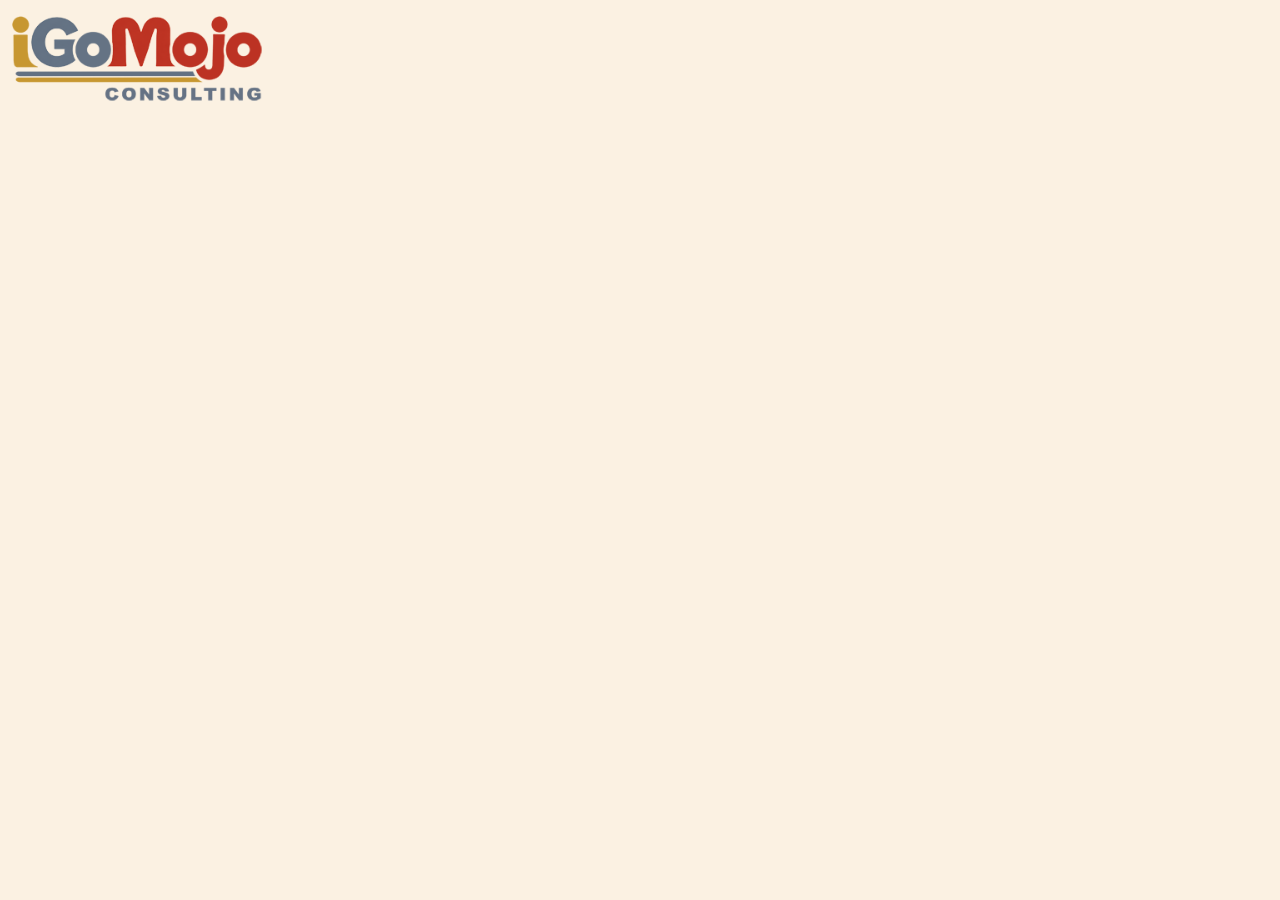
<file: index.html>
﻿<!DOCTYPE html>
<html>
<head>
    <meta charset="utf-8">
    <meta name="viewport" content="width=device-width, initial-scale=1">
    <title>iGoMojo Consulting | Smart Strategy. Modern Solutions. Real Impact.</title>
    <meta name="description" content="iGoMojo Consulting helps forward-thinking organizations modernize infrastructure, unlock data and AI insights, build custom software, and align technology with business strategy.">
    <meta name="keywords" content="iGoMojo Consulting, technology consulting, digital strategy, cloud transformation, data AI solutions, custom software engineering, business consulting">
    <meta name="author" content="iGoMojo Consulting">
    <meta name="robots" content="index, follow">
    <link rel="canonical" href="https://igomojo.com/">

    <meta property="og:type" content="website">
    <meta property="og:title" content="iGoMojo Consulting | Modern Technology Consulting">
    <meta property="og:description" content="Strategy, technology, and innovation consulting for organizations ready to grow with confidence.">
    <meta property="og:url" content="https://igomojo.com/">
    <meta property="og:site_name" content="iGoMojo Consulting">

    <meta name="twitter:card" content="summary_large_image">
    <meta name="twitter:title" content="iGoMojo Consulting">
    <meta name="twitter:description" content="Smart strategy, modern solutions, and real impact for forward-thinking organizations.">

    <link rel="preconnect" href="https://cdn.jsdelivr.net">
    <link href="https://cdn.jsdelivr.net/npm/bootstrap@5.3.3/dist/css/bootstrap.min.css" rel="stylesheet">
    <link href="https://cdn.jsdelivr.net/npm/bootstrap-icons@1.13.1/font/bootstrap-icons.css" rel="stylesheet">
    <link rel="preconnect" href="https://fonts.googleapis.com">
    <link rel="preconnect" href="https://fonts.gstatic.com" crossorigin>
    <link href="https://fonts.googleapis.com/css2?family=Inter:wght@400;500;600;700;800&family=Roboto+Slab:wght@700;800&family=Roboto:wght@300;400;500;700&display=swap" rel="stylesheet">

    <link href="css/site.css" rel="stylesheet" />

    <script type="application/ld+json">
        {
          "@context": "https://schema.org",
          "@type": "ProfessionalService",
          "name": "iGoMojo Consulting",
          "url": "https://igomojo.com/",
          "description": "Technology consulting firm specializing in cloud transformation, data and AI solutions, custom software engineering, and digital strategy.",
          "areaServed": "Worldwide",
          "serviceType": [
            "Cloud Transformation",
            "Data and AI Solutions",
            "Custom Software Engineering",
            "Digital Strategy and Innovation"
          ]
        }
    </script>
</head>
<body>
    <div class="container">
        <div class="row">
            <div id="BootstrapSizeDisplay" style="display: none;">
                <div class="w-100 container-fluid d-none d-sm-none d-md-none d-lg-none d-xl-none d-xxl-block "
                     style="background-color: pink;color: white;font-size: 20px;margin-bottom: 20px;">extra extra large</div>

                <div class="w-100 container-fluid d-none d-sm-none d-md-none d-lg-none d-xl-block  d-xxl-none "
                     style="background-color: red;color: white;font-size: 20px;margin-bottom: 20px;">extra large</div>

                <div class="w-100 container-fluid d-none d-sm-none d-md-none d-lg-block d-xl-none d-xxl-none "
                     style="background-color: blue;color: white;font-size: 20px;margin-bottom: 20px;">large</div>

                <div class="w-100 container-fluid d-none d-sm-none d-md-block d-lg-none d-xl-none d-xxl-none "
                     style="background-color: darkorange;color: white;font-size: 20px;margin-bottom: 20px;">medium</div>

                <div class="w-100 container-fluid d-none d-sm-block d-md-none d-lg-none d-xl-none d-xxl-none "
                     style="background-color: green;color: white;font-size: 20px;margin-bottom: 20px;">small</div>

                <div class="w-100 container-fluid d-block d-sm-none d-md-none d-lg-none d-xl-none d-xxl-none "
                     style="background-color: rebeccapurple;color: white;font-size: 20px;margin-bottom: 20px;">extra small</div>
            </div>
        </div>
    </div>

    <header>
        <nav class="navbar navbar-expand-lg sticky-top py-3" aria-label="Main navigation">
            <div class="container-xxl">
                <a class="brand-logo" href="/" aria-label="iGoMojo Consulting home">
                    <img id="iGoMojoLogo" src="img/iGoMojoLogo_300px.png" />
                </a>
            </div>
        </nav>
    </header>


</body>
</html>
</file>
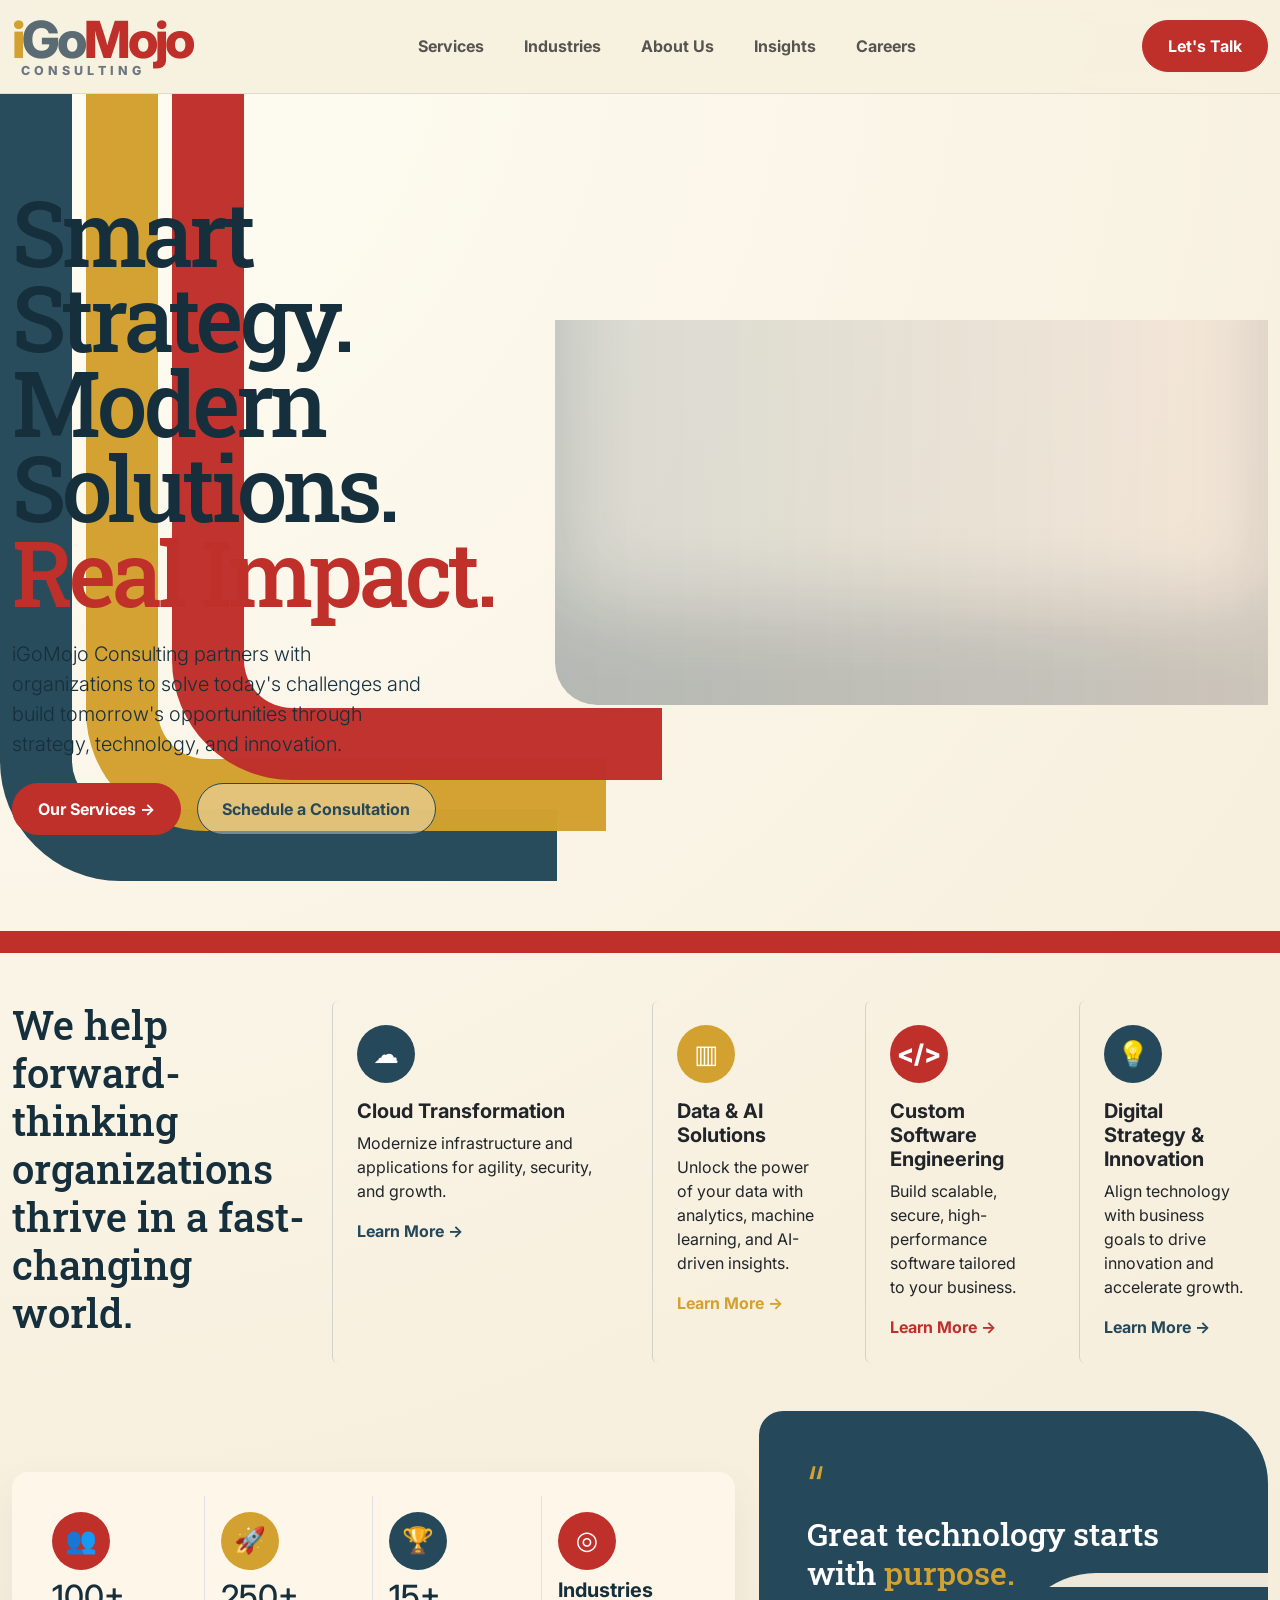
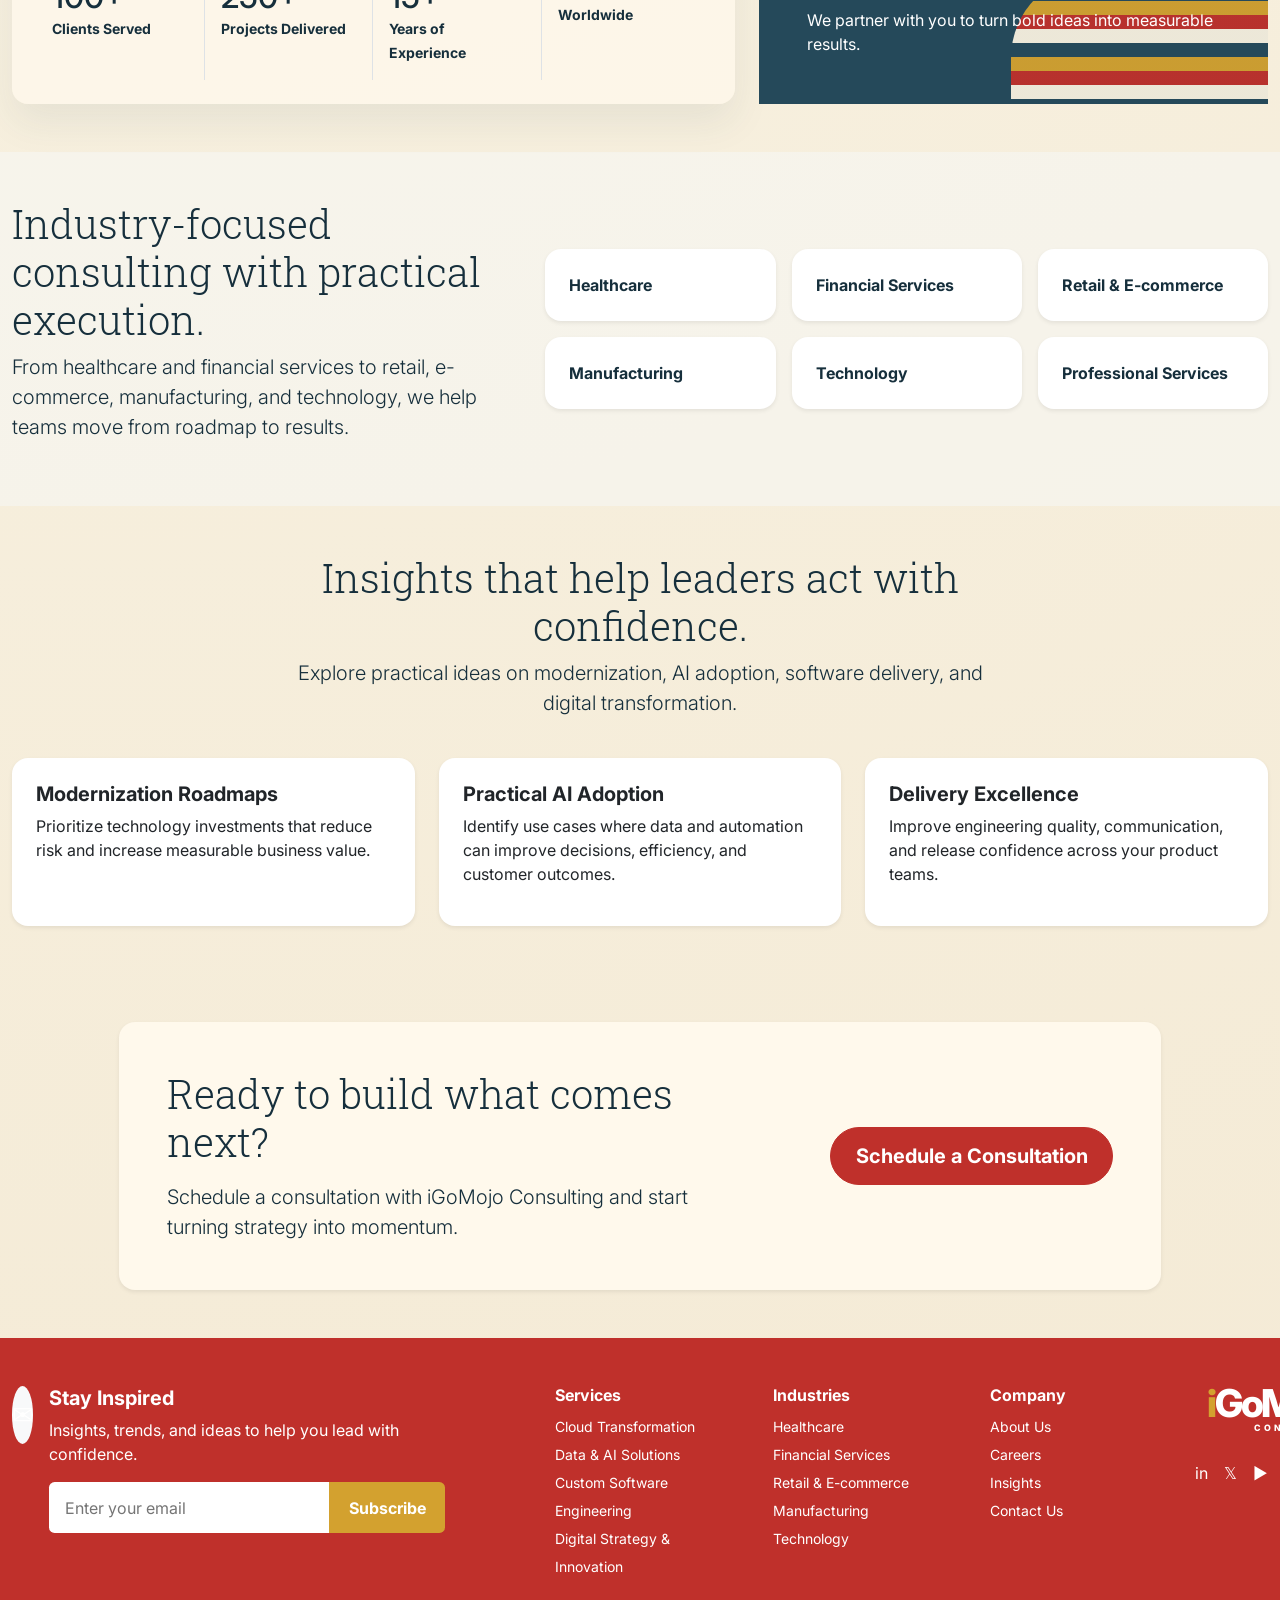
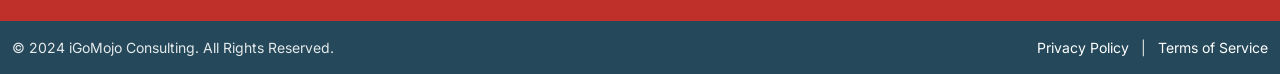
<file: indexOLD.html>
﻿<!doctype html>
<html lang="en">
<head>
    <meta charset="utf-8">
    <meta name="viewport" content="width=device-width, initial-scale=1">
    <title>iGoMojo Consulting | Smart Strategy. Modern Solutions. Real Impact.</title>
    <meta name="description" content="iGoMojo Consulting helps forward-thinking organizations modernize infrastructure, unlock data and AI insights, build custom software, and align technology with business strategy.">
    <meta name="keywords" content="iGoMojo Consulting, technology consulting, digital strategy, cloud transformation, data AI solutions, custom software engineering, business consulting">
    <meta name="author" content="iGoMojo Consulting">
    <meta name="robots" content="index, follow">
    <link rel="canonical" href="https://igomojo.com/">

    <meta property="og:type" content="website">
    <meta property="og:title" content="iGoMojo Consulting | Modern Technology Consulting">
    <meta property="og:description" content="Strategy, technology, and innovation consulting for organizations ready to grow with confidence.">
    <meta property="og:url" content="https://igomojo.com/">
    <meta property="og:site_name" content="iGoMojo Consulting">

    <meta name="twitter:card" content="summary_large_image">
    <meta name="twitter:title" content="iGoMojo Consulting">
    <meta name="twitter:description" content="Smart strategy, modern solutions, and real impact for forward-thinking organizations.">

    <link rel="preconnect" href="https://cdn.jsdelivr.net">
    <link href="https://cdn.jsdelivr.net/npm/bootstrap@5.3.3/dist/css/bootstrap.min.css" rel="stylesheet">
    <link rel="preconnect" href="https://fonts.googleapis.com">
    <link rel="preconnect" href="https://fonts.gstatic.com" crossorigin>
    <link href="https://fonts.googleapis.com/css2?family=Inter:wght@400;500;600;700;800&family=Roboto+Slab:wght@700;800&display=swap" rel="stylesheet">

    <script type="application/ld+json">
        {
          "@context": "https://schema.org",
          "@type": "ProfessionalService",
          "name": "iGoMojo Consulting",
          "url": "https://igomojo.com/",
          "description": "Technology consulting firm specializing in cloud transformation, data and AI solutions, custom software engineering, and digital strategy.",
          "areaServed": "Worldwide",
          "serviceType": [
            "Cloud Transformation",
            "Data and AI Solutions",
            "Custom Software Engineering",
            "Digital Strategy and Innovation"
          ]
        }
    </script>

    <style>
        :root {
            --mojo-red: #bf302b;
            --mojo-gold: #d3a12f;
            --mojo-blue: #25495a;
            --mojo-ink: #162f3c;
            --mojo-cream: #f7f0df;
            --mojo-paper: #fff9ec;
            --mojo-muted: #5e6464;
        }

        body {
            font-family: Inter, system-ui, -apple-system, BlinkMacSystemFont, "Segoe UI", sans-serif;
            color: var(--mojo-ink);
            background: radial-gradient(circle at top left, #fffdf4 0, var(--mojo-cream) 42%, #f4ead5 100%);
        }

        .font-display {
            font-family: "Roboto Slab", Georgia, serif;
        }

        .text-red {
            color: var(--mojo-red);
        }

        .text-gold {
            color: var(--mojo-gold);
        }

        .text-blue {
            color: var(--mojo-blue);
        }

        .bg-red {
            background-color: var(--mojo-red);
        }

        .bg-blue {
            background-color: var(--mojo-blue);
        }

        .bg-gold {
            background-color: var(--mojo-gold);
        }

        .navbar {
            border-bottom: 1px solid rgba(37, 73, 90, .12);
            backdrop-filter: blur(8px);
            background: rgba(247, 240, 223, .92);
        }

        .brand-logo {
            line-height: .9;
            letter-spacing: -.06em;
            font-weight: 800;
            font-size: clamp(2rem, 4vw, 3.35rem);
            display: inline-block;
            text-decoration: none;
        }

            .brand-logo .igo {
                color: #5b6b73;
            }

            .brand-logo .dot {
                color: var(--mojo-gold);
            }

            .brand-logo .mojo {
                color: var(--mojo-red);
            }

        .brand-subtitle {
            display: block;
            color: #6d7680;
            letter-spacing: .33em;
            font-size: .78rem;
            font-weight: 800;
            margin-top: .2rem;
            padding-left: .55rem;
        }

        .btn-mojo {
            --bs-btn-color: #fff;
            --bs-btn-bg: var(--mojo-red);
            --bs-btn-border-color: var(--mojo-red);
            --bs-btn-hover-color: #fff;
            --bs-btn-hover-bg: #a92724;
            --bs-btn-hover-border-color: #a92724;
            border-radius: 999px;
            font-weight: 700;
            padding: .82rem 1.55rem;
        }

        .btn-outline-mojo {
            --bs-btn-color: var(--mojo-blue);
            --bs-btn-border-color: var(--mojo-blue);
            --bs-btn-hover-color: #fff;
            --bs-btn-hover-bg: var(--mojo-blue);
            --bs-btn-hover-border-color: var(--mojo-blue);
            border-radius: 999px;
            font-weight: 700;
            padding: .82rem 1.55rem;
            background: rgba(255,255,255,.35);
        }

        .hero-title {
            font-size: clamp(2.9rem, 7vw, 5.85rem);
            line-height: .95;
            letter-spacing: -.045em;
        }

        .hero-panel {
            position: relative;
            min-height: 420px;
            overflow: hidden;
            border-bottom: 22px solid var(--mojo-red);
        }

        .city-card {
            min-height: 385px;
            background: linear-gradient(90deg, rgba(22, 47, 60, .15), rgba(191, 48, 43, .05)), url("https://images.unsplash.com/photo-1518005020951-eccb494ad742?auto=format&fit=crop&w=1400&q=80") center / cover;
            border-radius: 0 0 0 42px;
            box-shadow: inset 0 -100px 80px rgba(22, 47, 60, .18);
        }

        .retro-stripes {
            position: absolute;
            inset: 0 auto auto 0;
            width: 58%;
            height: 100%;
            pointer-events: none;
        }

        .stripe {
            position: absolute;
            border-radius: 0 0 0 120px;
            border-bottom-left-radius: 120px;
            border-left: 72px solid;
            border-bottom: 72px solid;
            background: transparent;
            opacity: .98;
        }

            .stripe.blue {
                inset: 0 auto auto 0;
                width: 75%;
                height: 94%;
                border-color: var(--mojo-blue);
            }

            .stripe.gold {
                inset: 0 auto auto 86px;
                width: 70%;
                height: 88%;
                border-color: var(--mojo-gold);
            }

            .stripe.red {
                inset: 0 auto auto 172px;
                width: 66%;
                height: 82%;
                border-color: var(--mojo-red);
            }

        .hero-copy {
            position: relative;
            z-index: 2;
        }

        .service-card {
            border: 0;
            border-left: 1px solid rgba(37, 73, 90, .18);
            background: transparent;
            height: 100%;
        }

        .icon-circle {
            width: 58px;
            height: 58px;
            border-radius: 50%;
            display: inline-flex;
            align-items: center;
            justify-content: center;
            color: #fff;
            font-size: 1.6rem;
            font-weight: 800;
        }

        .stats-strip {
            background: rgba(255, 249, 236, .75);
            border-radius: 1rem;
            box-shadow: 0 18px 38px rgba(37, 73, 90, .08);
        }

        .quote-card {
            background: var(--mojo-blue);
            color: #fff;
            border-radius: 24px 72px 0 0;
            position: relative;
            overflow: hidden;
        }

            .quote-card::after {
                content: "";
                position: absolute;
                right: -28px;
                bottom: -54px;
                width: 285px;
                height: 185px;
                border-radius: 85px 0 0 0;
                background: repeating-linear-gradient(180deg, var(--mojo-cream) 0 14px, var(--mojo-blue) 14px 28px, var(--mojo-gold) 28px 42px, var(--mojo-red) 42px 56px);
                opacity: .95;
            }

        .footer-main {
            background: var(--mojo-red);
            color: #fff;
        }

            .footer-main a {
                color: #fff;
                text-decoration: none;
            }

                .footer-main a:hover {
                    text-decoration: underline;
                }

        .footer-bottom {
            background: var(--mojo-blue);
            color: rgba(255,255,255,.88);
        }

        .newsletter-input {
            border: 0;
            border-radius: .35rem 0 0 .35rem;
            padding: .85rem 1rem;
        }

        .newsletter-button {
            border: 0;
            background: var(--mojo-gold);
            color: #fff;
            font-weight: 700;
            border-radius: 0 .35rem .35rem 0;
            padding: .85rem 1.2rem;
        }

        @media (max-width: 991.98px) {
            .hero-panel {
                min-height: auto;
                border-bottom-width: 12px;
            }

            .city-card {
                min-height: 260px;
                border-radius: 24px;
            }

            .retro-stripes {
                opacity: .18;
                width: 100%;
            }

            .stripe {
                border-left-width: 42px;
                border-bottom-width: 42px;
            }

                .stripe.gold {
                    left: 54px;
                }

                .stripe.red {
                    left: 108px;
                }

            .service-card {
                border-left: 0;
                border-top: 1px solid rgba(37, 73, 90, .15);
            }
        }
    </style>
</head>

<body>
    <header>
        <nav class="navbar navbar-expand-lg sticky-top py-3" aria-label="Main navigation">
            <div class="container-xxl">
                <a class="brand-logo" href="/" aria-label="iGoMojo Consulting home">
                    <span class="dot">i</span><span class="igo">Go</span><span class="mojo">Mojo</span>
                    <span class="brand-subtitle">CONSULTING</span>
                </a>
                <button class="navbar-toggler" type="button" data-bs-toggle="collapse" data-bs-target="#mainNav" aria-controls="mainNav" aria-expanded="false" aria-label="Toggle navigation">
                    <span class="navbar-toggler-icon"></span>
                </button>
                <div class="collapse navbar-collapse" id="mainNav">
                    <ul class="navbar-nav mx-auto gap-lg-4 fw-bold">
                        <li class="nav-item"><a class="nav-link" href="#services">Services</a></li>
                        <li class="nav-item"><a class="nav-link" href="#industries">Industries</a></li>
                        <li class="nav-item"><a class="nav-link" href="#about">About Us</a></li>
                        <li class="nav-item"><a class="nav-link" href="#insights">Insights</a></li>
                        <li class="nav-item"><a class="nav-link" href="#careers">Careers</a></li>
                    </ul>
                    <a class="btn btn-mojo mt-3 mt-lg-0" href="#contact">Let's Talk</a>
                </div>
            </div>
        </nav>
    </header>

    <main>
        <section class="hero-panel" aria-labelledby="hero-heading">
            <div class="retro-stripes" aria-hidden="true">
                <span class="stripe blue"></span>
                <span class="stripe gold"></span>
                <span class="stripe red"></span>
            </div>
            <div class="container-xxl py-5">
                <div class="row align-items-center g-5">
                    <div class="col-lg-5 hero-copy py-lg-5">
                        <h1 id="hero-heading" class="hero-title font-display mb-4">
                            Smart Strategy.<br>
                            Modern Solutions.<br>
                            <span class="text-red">Real Impact.</span>
                        </h1>
                        <p class="lead mb-4 col-xl-10">iGoMojo Consulting partners with organizations to solve today's challenges and build tomorrow's opportunities through strategy, technology, and innovation.</p>
                        <div class="d-flex flex-wrap gap-3">
                            <a class="btn btn-mojo" href="#services">Our Services <span aria-hidden="true">→</span></a>
                            <a class="btn btn-outline-mojo" href="#contact">Schedule a Consultation</a>
                        </div>
                    </div>
                    <div class="col-lg-7">
                        <div class="city-card" role="img" aria-label="Modern city skyline at sunrise representing growth and innovation"></div>
                    </div>
                </div>
            </div>
        </section>

        <section id="services" class="py-5" aria-labelledby="services-heading">
            <div class="container-xxl">
                <div class="row g-4 align-items-stretch">
                    <div class="col-lg-3">
                        <h2 id="services-heading" class="h1 fw-extrabold font-display mb-0">We help forward-thinking organizations thrive in a fast-changing world.</h2>
                    </div>
                    <div class="col-sm-6 col-lg-3">
                        <article class="service-card card p-4">
                            <div class="icon-circle bg-blue mb-3" aria-hidden="true">☁</div>
                            <h3 class="h5 fw-bold">Cloud Transformation</h3>
                            <p>Modernize infrastructure and applications for agility, security, and growth.</p>
                            <a class="fw-bold text-blue text-decoration-none" href="#contact">Learn More →</a>
                        </article>
                    </div>
                    <div class="col-sm-6 col-lg-2">
                        <article class="service-card card p-4">
                            <div class="icon-circle bg-gold mb-3" aria-hidden="true">▥</div>
                            <h3 class="h5 fw-bold">Data &amp; AI Solutions</h3>
                            <p>Unlock the power of your data with analytics, machine learning, and AI-driven insights.</p>
                            <a class="fw-bold text-gold text-decoration-none" href="#contact">Learn More →</a>
                        </article>
                    </div>
                    <div class="col-sm-6 col-lg-2">
                        <article class="service-card card p-4">
                            <div class="icon-circle bg-red mb-3" aria-hidden="true">&lt;/&gt;</div>
                            <h3 class="h5 fw-bold">Custom Software Engineering</h3>
                            <p>Build scalable, secure, high-performance software tailored to your business.</p>
                            <a class="fw-bold text-red text-decoration-none" href="#contact">Learn More →</a>
                        </article>
                    </div>
                    <div class="col-sm-6 col-lg-2">
                        <article class="service-card card p-4">
                            <div class="icon-circle bg-blue mb-3" aria-hidden="true">💡</div>
                            <h3 class="h5 fw-bold">Digital Strategy &amp; Innovation</h3>
                            <p>Align technology with business goals to drive innovation and accelerate growth.</p>
                            <a class="fw-bold text-blue text-decoration-none" href="#contact">Learn More →</a>
                        </article>
                    </div>
                </div>
            </div>
        </section>

        <section id="about" class="pb-5" aria-label="Company impact statistics and mission quote">
            <div class="container-xxl">
                <div class="row g-4 align-items-end">
                    <div class="col-lg-7">
                        <div class="stats-strip row row-cols-2 row-cols-md-4 g-0 p-4 text-center text-md-start">
                            <div class="col p-3 border-end">
                                <div class="icon-circle bg-red mb-2" aria-hidden="true">👥</div>
                                <div class="h2 fw-black mb-0">100+</div>
                                <small class="fw-bold">Clients Served</small>
                            </div>
                            <div class="col p-3 border-end">
                                <div class="icon-circle bg-gold mb-2" aria-hidden="true">🚀</div>
                                <div class="h2 fw-black mb-0">250+</div>
                                <small class="fw-bold">Projects Delivered</small>
                            </div>
                            <div class="col p-3 border-end">
                                <div class="icon-circle bg-blue mb-2" aria-hidden="true">🏆</div>
                                <div class="h2 fw-black mb-0">15+</div>
                                <small class="fw-bold">Years of Experience</small>
                            </div>
                            <div class="col p-3">
                                <div class="icon-circle bg-red mb-2" aria-hidden="true">◎</div>
                                <div class="h5 fw-bold mb-0">Industries</div>
                                <small class="fw-bold">Worldwide</small>
                            </div>
                        </div>
                    </div>
                    <div class="col-lg-5">
                        <aside class="quote-card p-4 p-md-5">
                            <div class="position-relative z-1">
                                <div class="display-4 text-gold lh-1" aria-hidden="true">“</div>
                                <blockquote class="h2 font-display mb-3">Great technology starts with <span class="text-gold">purpose.</span></blockquote>
                                <p class="mb-0">We partner with you to turn bold ideas into measurable results.</p>
                            </div>
                        </aside>
                    </div>
                </div>
            </div>
        </section>

        <section id="industries" class="py-5 bg-light bg-opacity-50" aria-labelledby="industries-heading">
            <div class="container-xxl">
                <div class="row align-items-center g-4">
                    <div class="col-lg-5">
                        <h2 id="industries-heading" class="font-display display-6">Industry-focused consulting with practical execution.</h2>
                        <p class="lead">From healthcare and financial services to retail, e-commerce, manufacturing, and technology, we help teams move from roadmap to results.</p>
                    </div>
                    <div class="col-lg-7">
                        <div class="row row-cols-2 row-cols-md-3 g-3">
                            <div class="col"><div class="p-4 bg-white rounded-4 shadow-sm fw-bold">Healthcare</div></div>
                            <div class="col"><div class="p-4 bg-white rounded-4 shadow-sm fw-bold">Financial Services</div></div>
                            <div class="col"><div class="p-4 bg-white rounded-4 shadow-sm fw-bold">Retail &amp; E-commerce</div></div>
                            <div class="col"><div class="p-4 bg-white rounded-4 shadow-sm fw-bold">Manufacturing</div></div>
                            <div class="col"><div class="p-4 bg-white rounded-4 shadow-sm fw-bold">Technology</div></div>
                            <div class="col"><div class="p-4 bg-white rounded-4 shadow-sm fw-bold">Professional Services</div></div>
                        </div>
                    </div>
                </div>
            </div>
        </section>

        <section id="insights" class="py-5" aria-labelledby="insights-heading">
            <div class="container-xxl">
                <div class="row justify-content-center text-center mb-4">
                    <div class="col-lg-7">
                        <h2 id="insights-heading" class="font-display display-6">Insights that help leaders act with confidence.</h2>
                        <p class="lead">Explore practical ideas on modernization, AI adoption, software delivery, and digital transformation.</p>
                    </div>
                </div>
                <div class="row g-4">
                    <div class="col-md-4"><article class="card h-100 border-0 shadow-sm rounded-4 p-4"><h3 class="h5 fw-bold">Modernization Roadmaps</h3><p>Prioritize technology investments that reduce risk and increase measurable business value.</p></article></div>
                    <div class="col-md-4"><article class="card h-100 border-0 shadow-sm rounded-4 p-4"><h3 class="h5 fw-bold">Practical AI Adoption</h3><p>Identify use cases where data and automation can improve decisions, efficiency, and customer outcomes.</p></article></div>
                    <div class="col-md-4"><article class="card h-100 border-0 shadow-sm rounded-4 p-4"><h3 class="h5 fw-bold">Delivery Excellence</h3><p>Improve engineering quality, communication, and release confidence across your product teams.</p></article></div>
                </div>
            </div>
        </section>

        <section id="contact" class="py-5" aria-labelledby="contact-heading">
            <div class="container-xxl">
                <div class="row justify-content-center">
                    <div class="col-lg-10">
                        <div class="p-4 p-md-5 rounded-4 shadow-sm" style="background: var(--mojo-paper);">
                            <div class="row g-4 align-items-center">
                                <div class="col-lg-7">
                                    <h2 id="contact-heading" class="font-display display-6 mb-3">Ready to build what comes next?</h2>
                                    <p class="lead mb-0">Schedule a consultation with iGoMojo Consulting and start turning strategy into momentum.</p>
                                </div>
                                <div class="col-lg-5 text-lg-end">
                                    <a class="btn btn-mojo btn-lg" href="mailto:hello@igomojo.com">Schedule a Consultation</a>
                                </div>
                            </div>
                        </div>
                    </div>
                </div>
            </div>
        </section>

        <section id="careers" class="visually-hidden" aria-label="Careers information">
            <h2>Careers at iGoMojo Consulting</h2>
            <p>Join a consulting team focused on strategy, engineering, data, and digital innovation.</p>
        </section>
    </main>

    <footer class="footer-main pt-5">
        <div class="container-xxl">
            <div class="row g-5 pb-4">
                <div class="col-lg-4">
                    <div class="d-flex gap-3 align-items-start">
                        <div class="icon-circle bg-light text-red" aria-hidden="true">✉</div>
                        <div>
                            <h2 class="h5 fw-bold">Stay Inspired</h2>
                            <p>Insights, trends, and ideas to help you lead with confidence.</p>
                            <form class="d-flex" action="#" method="post" aria-label="Newsletter signup">
                                <label class="visually-hidden" for="newsletter-email">Email address</label>
                                <input id="newsletter-email" class="newsletter-input flex-grow-1" type="email" name="email" placeholder="Enter your email" required>
                                <button class="newsletter-button" type="submit">Subscribe</button>
                            </form>
                        </div>
                    </div>
                </div>
                <div class="col-6 col-lg-2 offset-lg-1">
                    <h2 class="h6 fw-bold">Services</h2>
                    <ul class="list-unstyled small lh-lg">
                        <li><a href="#services">Cloud Transformation</a></li>
                        <li><a href="#services">Data &amp; AI Solutions</a></li>
                        <li><a href="#services">Custom Software Engineering</a></li>
                        <li><a href="#services">Digital Strategy &amp; Innovation</a></li>
                    </ul>
                </div>
                <div class="col-6 col-lg-2">
                    <h2 class="h6 fw-bold">Industries</h2>
                    <ul class="list-unstyled small lh-lg">
                        <li><a href="#industries">Healthcare</a></li>
                        <li><a href="#industries">Financial Services</a></li>
                        <li><a href="#industries">Retail &amp; E-commerce</a></li>
                        <li><a href="#industries">Manufacturing</a></li>
                        <li><a href="#industries">Technology</a></li>
                    </ul>
                </div>
                <div class="col-6 col-lg-2">
                    <h2 class="h6 fw-bold">Company</h2>
                    <ul class="list-unstyled small lh-lg">
                        <li><a href="#about">About Us</a></li>
                        <li><a href="#careers">Careers</a></li>
                        <li><a href="#insights">Insights</a></li>
                        <li><a href="#contact">Contact Us</a></li>
                    </ul>
                </div>
                <div class="col-6 col-lg-1 text-lg-end">
                    <a class="brand-logo d-inline-block" href="/" style="font-size: 2.4rem;">
                        <span class="dot">i</span><span class="igo text-white">Go</span><span class="mojo text-white">Mojo</span>
                        <span class="brand-subtitle text-white" style="font-size:.55rem;">CONSULTING</span>
                    </a>
                    <div class="d-flex gap-3 mt-4 justify-content-lg-end">
                        <a aria-label="LinkedIn" href="#">in</a>
                        <a aria-label="X" href="#">𝕏</a>
                        <a aria-label="YouTube" href="#">▶</a>
                    </div>
                </div>
            </div>
        </div>
        <div class="footer-bottom py-3">
            <div class="container-xxl d-flex flex-column flex-md-row justify-content-between gap-2 small">
                <p class="mb-0">© 2024 iGoMojo Consulting. All Rights Reserved.</p>
                <p class="mb-0"><a class="text-white" href="#">Privacy Policy</a> <span class="mx-2">|</span> <a class="text-white" href="#">Terms of Service</a></p>
            </div>
        </div>
    </footer>

    <script src="https://cdn.jsdelivr.net/npm/bootstrap@5.3.3/dist/js/bootstrap.bundle.min.js" defer></script>
</body>
</html>
</file>
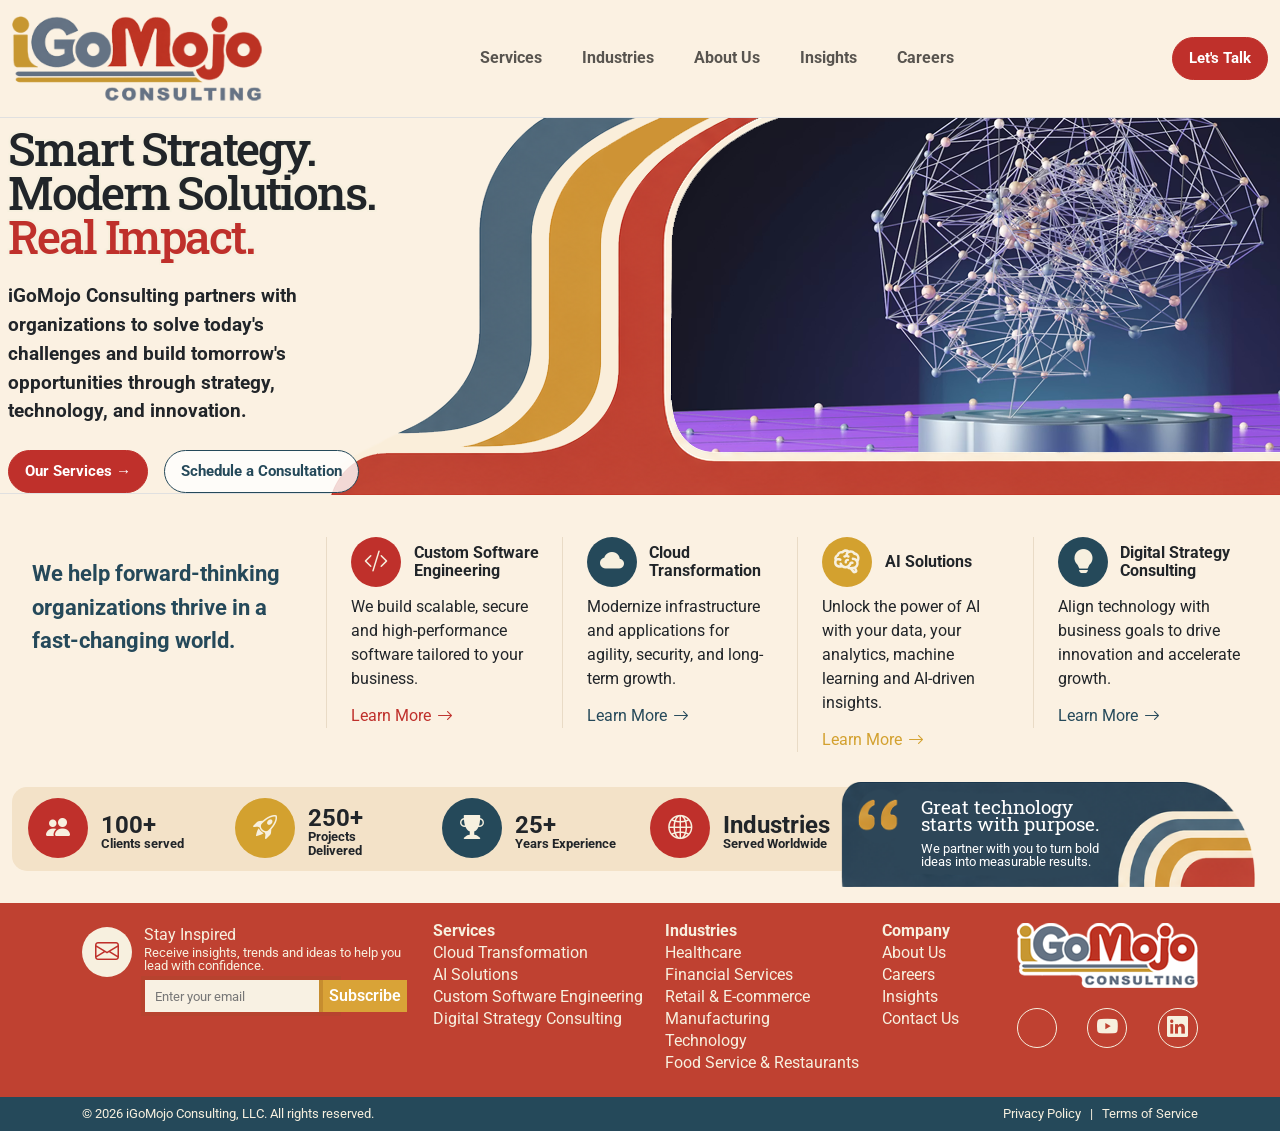
<file: indexSecret.html>
﻿<!DOCTYPE html>
<html>
<head>
    <meta charset="utf-8">
    <meta name="viewport" content="width=device-width, initial-scale=1">
    <title>iGoMojo Consulting | Smart Strategy. Modern Solutions. Real Impact.</title>
    <meta name="description" content="iGoMojo Consulting helps forward-thinking organizations modernize infrastructure, unlock data and AI insights, build custom software, and align technology with business strategy.">
    <meta name="keywords" content="iGoMojo Consulting, technology consulting, digital strategy, cloud transformation, data AI solutions, custom software engineering, business consulting">
    <meta name="author" content="iGoMojo Consulting">
    <meta name="robots" content="index, follow">
    <link rel="canonical" href="https://igomojo.com/">

    <meta property="og:type" content="website">
    <meta property="og:title" content="iGoMojo Consulting | Modern Technology Consulting">
    <meta property="og:description" content="Strategy, technology, and innovation consulting for organizations ready to grow with confidence.">
    <meta property="og:url" content="https://igomojo.com/">
    <meta property="og:site_name" content="iGoMojo Consulting">

    <meta name="twitter:card" content="summary_large_image">
    <meta name="twitter:title" content="iGoMojo Consulting">
    <meta name="twitter:description" content="Smart strategy, modern solutions, and real impact for forward-thinking organizations.">

    <link rel="preconnect" href="https://cdn.jsdelivr.net">
    <link href="https://cdn.jsdelivr.net/npm/bootstrap@5.3.3/dist/css/bootstrap.min.css" rel="stylesheet">
    <link href="https://cdn.jsdelivr.net/npm/bootstrap-icons@1.13.1/font/bootstrap-icons.css" rel="stylesheet">
    <link rel="preconnect" href="https://fonts.googleapis.com">
    <link rel="preconnect" href="https://fonts.gstatic.com" crossorigin>
    <link href="https://fonts.googleapis.com/css2?family=Inter:wght@400;500;600;700;800&family=Roboto+Slab:wght@700;800&family=Roboto:wght@300;400;500;700&display=swap" rel="stylesheet">

    <link href="css/site.css" rel="stylesheet" />

    <script type="application/ld+json">
        {
          "@context": "https://schema.org",
          "@type": "ProfessionalService",
          "name": "iGoMojo Consulting",
          "url": "https://igomojo.com/",
          "description": "Technology consulting firm specializing in cloud transformation, data and AI solutions, custom software engineering, and digital strategy.",
          "areaServed": "Worldwide",
          "serviceType": [
            "Cloud Transformation",
            "Data and AI Solutions",
            "Custom Software Engineering",
            "Digital Strategy and Innovation"
          ]
        }
    </script>
</head>
<body>
    <div class="container">
        <div class="row">
            <div id="BootstrapSizeDisplay" style="display: none;">
                <div class="w-100 container-fluid d-none d-sm-none d-md-none d-lg-none d-xl-none d-xxl-block "
                     style="background-color: pink;color: white;font-size: 20px;margin-bottom: 20px;">xxl - extra extra large</div>

                <div class="w-100 container-fluid d-none d-sm-none d-md-none d-lg-none d-xl-block  d-xxl-none "
                     style="background-color: red;color: white;font-size: 20px;margin-bottom: 20px;">xl - extra large</div>

                <div class="w-100 container-fluid d-none d-sm-none d-md-none d-lg-block d-xl-none d-xxl-none "
                     style="background-color: blue;color: white;font-size: 20px;margin-bottom: 20px;">lg - large</div>

                <div class="w-100 container-fluid d-none d-sm-none d-md-block d-lg-none d-xl-none d-xxl-none "
                     style="background-color: darkorange;color: white;font-size: 20px;margin-bottom: 20px;">md - medium</div>

                <div class="w-100 container-fluid d-none d-sm-block d-md-none d-lg-none d-xl-none d-xxl-none "
                     style="background-color: green;color: white;font-size: 20px;margin-bottom: 20px;">sm - small</div>

                <div class="w-100 container-fluid d-block d-sm-none d-md-none d-lg-none d-xl-none d-xxl-none "
                     style="background-color: rebeccapurple;color: white;font-size: 20px;margin-bottom: 20px;">extra small</div>
            </div>
        </div>

        <div id="BrowserSize" style="display: none;"></div>

    </div>

    <header>
        <nav class="navbar navbar-expand-lg sticky-top py-3" aria-label="Main navigation">
            <div class="container-xxl">
                <a class="brand-logo" href="/" aria-label="iGoMojo Consulting home">
                    <img id="iGoMojoLogo" src="img/iGoMojoLogo_300px.png" />
                </a>
                <button class="navbar-toggler" type="button" data-bs-toggle="collapse" data-bs-target="#mainNav" aria-controls="mainNav" aria-expanded="false" aria-label="Toggle navigation">
                    <span class="navbar-toggler-icon"></span>
                </button>
                <div class="collapse navbar-collapse" id="mainNav">
                    <ul class="navbar-nav mx-auto gap-lg-4 fw-bold">
                        <li class="nav-item"><a class="nav-link" href="#services">Services</a></li>
                        <li class="nav-item"><a class="nav-link" href="#industries">Industries</a></li>
                        <li class="nav-item"><a class="nav-link" href="#about">About Us</a></li>
                        <li class="nav-item"><a class="nav-link" href="#insights">Insights</a></li>
                        <li class="nav-item"><a class="nav-link" href="#careers">Careers</a></li>
                    </ul>
                    <a class="btn btn-mojo mt-3 mt-lg-0" href="#contact">Let's Talk</a>
                </div>
            </div>
        </nav>
    </header>

    <main>
        <section class="hero-panel" aria-labelledby="hero-heading">
            <div class="container-xxl">
                <div id="Pan1ARow" class="row">
                    <div id="Pan1ABlock">

                        <div id="Pan1ALeft" class="col-lg-4  hero-copy py-lg-2 px-lg-2">
                            <h1 id="Pan1Ahero-heading" class="hero-title font-display mb-4">
                                Smart Strategy.<br>
                                Modern Solutions.<br>
                                <span class="text-red">Real Impact.</span>
                            </h1>
                            <p class="lead mb-4 col-xl-10">
                                iGoMojo Consulting partners with organizations to solve today's challenges and
                                build tomorrow's opportunities through strategy, technology, and innovation.
                            </p>
                            <div class="d-flex flex-wrap gap-3">
                                <a class="btn btn-mojo" href="#services">Our Services <span aria-hidden="true">→</span></a>
                                <a class="btn btn-outline-mojo" href="#contact">Schedule a Consultation</a>
                            </div>
                        </div>


                        <div id="Pan1ARight" class="">
                            <div id="Pan1ACurveyBlock">
                                <div class="slideshow" id="Pan1ACurveyBG">
                                    <img id="Pan1AimageA" src="img/curvey/34.png" alt="Slideshow image">
                                    <img id="Pan1AimageB" src="img/curvey/40.png" alt="Slideshow image">
                                </div>
                                <img id="Pan1ACurvey" src="img/Curvey2.png" />
                            </div>
                        </div>
                    </div>
                </div>
            </div>
        </section>

        <section class="Panel2">
            <div class="container-xxl">
                <div id="Pan2Row" class="">
                    <div id="Pan2">
                        <div class="Pan2-text">
                            We help forward-thinking organizations thrive in a fast-changing world.
                        </div>

                        <div class="Pan2-icon">
                            <div class="icon-block">
                                <div class="icon-circle --bgcolor-mojo-red">
                                    <i class="bi bi-code-slash"></i>
                                </div>
                                <div class="icon-title">Custom Software Engineering</div>
                            </div>
                            <div class="icon-text">We build scalable, secure and high-performance software tailored to your business.</div>
                            <div><a class="icon-link --color-mojo-red" href="#">Learn More <i class="bi bi-arrow-right"></i></a></div>
                        </div>

                        <div class="Pan2-icon">
                            <div class="icon-block">
                                <div class="icon-circle --bgcolor-mojo-blue">
                                    <i class="bi bi-cloud-fill"></i>
                                </div>
                                <div class="icon-title">Cloud Transformation</div>
                            </div>
                            <div class="icon-text">Modernize infrastructure and applications for agility, security, and long-term growth.</div>
                            <div><a class="icon-link --color-mojo-blue" href="#">Learn More <i class="bi bi-arrow-right"></i></a></div>
                        </div>

                        <div class="Pan2-icon">
                            <div class="icon-block">
                                <div class="icon-circle --bgcolor-mojo-gold">
                                    <svg class="brain-icon" xmlns="http://www.w3.org/2000/svg" id="mdi-brain" viewBox="0 0 24 24" aria-hidden="true">
                                        <path d="M21.33,12.91C21.42,14.46 20.71,15.95 19.44,16.86L20.21,18.35C20.44,18.8 20.47,19.33 20.27,19.8C20.08,20.27 19.69,20.64 19.21,20.8L18.42,21.05C18.25,21.11 18.06,21.14 17.88,21.14C17.37,21.14 16.89,20.91 16.56,20.5L14.44,18C13.55,17.85 12.71,17.47 12,16.9C11.5,17.05 11,17.13 10.5,17.13C9.62,17.13 8.74,16.86 8,16.34C7.47,16.5 6.93,16.57 6.38,16.56C5.59,16.57 4.81,16.41 4.08,16.11C2.65,15.47 1.7,14.07 1.65,12.5C1.57,11.78 1.69,11.05 2,10.39C1.71,9.64 1.68,8.82 1.93,8.06C2.3,7.11 3,6.32 3.87,5.82C4.45,4.13 6.08,3 7.87,3.12C9.47,1.62 11.92,1.46 13.7,2.75C14.12,2.64 14.56,2.58 15,2.58C16.36,2.55 17.65,3.15 18.5,4.22C20.54,4.75 22,6.57 22.08,8.69C22.13,9.8 21.83,10.89 21.22,11.82C21.29,12.18 21.33,12.54 21.33,12.91M16.33,11.5C16.9,11.57 17.35,12 17.35,12.57A1,1 0 0,1 16.35,13.57H15.72C15.4,14.47 14.84,15.26 14.1,15.86C14.35,15.95 14.61,16 14.87,16.07C20,16 19.4,12.87 19.4,12.82C19.34,11.39 18.14,10.27 16.71,10.33A1,1 0 0,1 15.71,9.33A1,1 0 0,1 16.71,8.33C17.94,8.36 19.12,8.82 20.04,9.63C20.09,9.34 20.12,9.04 20.12,8.74C20.06,7.5 19.5,6.42 17.25,6.21C16,3.25 12.85,4.89 12.85,5.81V5.81C12.82,6.04 13.06,6.53 13.1,6.56A1,1 0 0,1 14.1,7.56C14.1,8.11 13.65,8.56 13.1,8.56V8.56C12.57,8.54 12.07,8.34 11.67,8C11.19,8.31 10.64,8.5 10.07,8.56V8.56C9.5,8.61 9.03,8.21 9,7.66C8.92,7.1 9.33,6.61 9.88,6.56C10.04,6.54 10.82,6.42 10.82,5.79V5.79C10.82,5.13 11.07,4.5 11.5,4C10.58,3.75 9.59,4.08 8.59,5.29C6.75,5 6,5.25 5.45,7.2C4.5,7.67 4,8 3.78,9C4.86,8.78 5.97,8.87 7,9.25C7.5,9.44 7.78,10 7.59,10.54C7.4,11.06 6.82,11.32 6.3,11.13C5.57,10.81 4.75,10.79 4,11.07C3.68,11.34 3.68,11.9 3.68,12.34C3.68,13.08 4.05,13.77 4.68,14.17C5.21,14.44 5.8,14.58 6.39,14.57C6.24,14.31 6.11,14.04 6,13.76C5.81,13.22 6.1,12.63 6.64,12.44C7.18,12.25 7.77,12.54 7.96,13.08C8.36,14.22 9.38,15 10.58,15.13C11.95,15.06 13.17,14.25 13.77,13C14,11.62 15.11,11.5 16.33,11.5M18.33,18.97L17.71,17.67L17,17.83L18,19.08L18.33,18.97M13.68,10.36C13.7,9.83 13.3,9.38 12.77,9.33C12.06,9.29 11.37,9.53 10.84,10C10.27,10.58 9.97,11.38 10,12.19A1,1 0 0,0 11,13.19C11.57,13.19 12,12.74 12,12.19C12,11.92 12.07,11.65 12.23,11.43C12.35,11.33 12.5,11.28 12.66,11.28C13.21,11.31 13.68,10.9 13.68,10.36Z" />
                                    </svg>
                                </div>
                                <div class="icon-title">AI Solutions</div>
                            </div>
                            <div class="icon-text">Unlock the power of AI with your data, your analytics, machine learning and AI-driven insights.</div>
                            <div><a class="icon-link --color-mojo-gold" href="#">Learn More <i class="bi bi-arrow-right"></i></a></div>
                        </div>

                        <div class="Pan2-icon">
                            <div class="icon-block">
                                <div class="icon-circle --bgcolor-mojo-blue">
                                    <i class="bi bi-lightbulb-fill"></i>
                                </div>
                                <div class="icon-title">Digital Strategy Consulting</div>
                            </div>
                            <div class="icon-text">Align technology with business goals to drive innovation and accelerate growth.</div>
                            <div><a class="icon-link --color-mojo-blue" href="#">Learn More <i class="bi bi-arrow-right"></i></a></div>
                        </div>

                    </div>
                </div>
            </div>
        </section>

        <div class="container">
            <div class="row">
                <div id="BootstrapSizeDisplay" style="display: none;">
                    <div class="w-100 container-fluid d-none d-sm-none d-md-none d-lg-none d-xl-none d-xxl-block "
                         style="background-color: pink;color: white;font-size: 20px;margin-bottom: 20px;">xxl - extra extra large</div>

                    <div class="w-100 container-fluid d-none d-sm-none d-md-none d-lg-none d-xl-block  d-xxl-none "
                         style="background-color: red;color: white;font-size: 20px;margin-bottom: 20px;">xl - extra large</div>

                    <div class="w-100 container-fluid d-none d-sm-none d-md-none d-lg-block d-xl-none d-xxl-none "
                         style="background-color: blue;color: white;font-size: 20px;margin-bottom: 20px;">lg - large</div>

                    <div class="w-100 container-fluid d-none d-sm-none d-md-block d-lg-none d-xl-none d-xxl-none "
                         style="background-color: darkorange;color: white;font-size: 20px;margin-bottom: 20px;">md - medium</div>

                    <div class="w-100 container-fluid d-none d-sm-block d-md-none d-lg-none d-xl-none d-xxl-none "
                         style="background-color: green;color: white;font-size: 20px;margin-bottom: 20px;">sm - small</div>

                    <div class="w-100 container-fluid d-block d-sm-none d-md-none d-lg-none d-xl-none d-xxl-none "
                         style="background-color: rebeccapurple;color: white;font-size: 20px;margin-bottom: 20px;">extra small</div>
                </div>
            </div>
        </div>

        <section id="Panel3">
            <div class="container-xxl" id="Pan3RowContainer">
                <div id="Pan3RowBG"></div>
                <div id="Pan3Row" class="">
                    <div class="Pan3-icon">
                        <div class="icon-block">
                            <div class="icon-circle --Pan3-icon-circle --bgcolor-mojo-red">
                                <i class="bi bi-people-fill"></i>
                            </div>
                            <div>
                                <div class="icon-title --Pan3-LargeText">100+</div>
                                <div class="icon-title --Pan3-SmallText">Clients served</div>
                            </div>
                        </div>
                    </div>
                    <div class="Pan3-icon">
                        <div class="icon-block">
                            <div class="icon-circle --Pan3-icon-circle --bgcolor-mojo-gold">
                                <i class="bi bi-rocket-takeoff"></i>
                            </div>
                            <div>
                                <div class="icon-title --Pan3-LargeText">250+</div>
                                <div class="icon-title --Pan3-SmallText">Projects Delivered</div>
                            </div>
                        </div>
                    </div>
                    <div class="Pan3-icon">
                        <div class="icon-block">
                            <div class="icon-circle --Pan3-icon-circle --bgcolor-mojo-blue">
                                <i class="bi bi-trophy-fill"></i>
                            </div>
                            <div>
                                <div class="icon-title --Pan3-LargeText">25+</div>
                                <div class="icon-title --Pan3-SmallText">Years Experience</div>
                            </div>
                        </div>
                    </div>
                    <div class="Pan3-icon">
                        <div class="icon-block">
                            <div class="icon-circle --Pan3-icon-circle --bgcolor-mojo-red">
                                <i class="bi bi-globe2"></i>
                            </div>
                            <div>
                                <div class="icon-title --Pan3-LargeText">Industries</div>
                                <div class="icon-title --Pan3-SmallText">Served Worldwide</div>
                            </div>
                        </div>
                    </div>
                    <div id="Pan3-right">
                        <div id="Pan3-right-left">
                            <img src="img/Quote.png" id="Pan3-Quote" />
                        </div>
                        <div id="Pan3-right-right">
                            <div id="Pan3-right-right-title">Great technology starts with purpose.</div>
                            <div id="Pan3-right-right-text">We partner with you to turn bold ideas into measurable results.</div>
                        </div>
                    </div>
                </div>
            </div>
        </section>

    </main>

    <footer>
        <section id="Panel4">
            <div class="container" id="Pan3RowContainer">
                <div id="Pan4Row" class="">
                    <div id="Pan4RowLeft" class="icon-block">
                        <div id="Pan4RowLeftIcon" class="icon-circle --bgcolor-mojo-cream --color-mojo-red">
                            <i class="bi bi-envelope"></i>
                        </div>
                        <div id="Pan4-1-right">
                            <div class="--Pan4-LargeText --color-mojo-cream">Stay Inspired</div>
                            <div class="--Pan4-SmallText --color-mojo-cream">Receive insights, trends and ideas to help you lead with confidence.</div>
                            <div class="">
                                <div class="subscribe-box">
                                    <input id="SubscribeEmail" type="email" placeholder="Enter your email" />
                                    <button id="SubscribeButton" type="button" onclick="SubscribeClick();">Subscribe</button>
                                </div>
                            </div>
                        </div>
                    </div>

                    <div id="Pan4RowMiddle">
                        <div>
                            <div class="Pan4RowMiddleLinkHead fw-bold">Services</div>
                            <div class="Pan4RowMiddleLink"><a href="">Cloud Transformation</a></div>
                            <div class="Pan4RowMiddleLink"><a href="">AI Solutions</a></div>
                            <div class="Pan4RowMiddleLink"><a href="">Custom Software Engineering</a></div>
                            <div class="Pan4RowMiddleLink"><a href="">Digital Strategy Consulting</a></div>
                        </div>
                        <div>
                            <div class="Pan4RowMiddleLinkHead fw-bold">Industries</div>
                            <div class="Pan4RowMiddleLink"><a href="">Healthcare</a></div>
                            <div class="Pan4RowMiddleLink"><a href="">Financial Services</a></div>
                            <div class="Pan4RowMiddleLink"><a href="">Retail &amp; E-commerce</a></div>
                            <div class="Pan4RowMiddleLink"><a href="">Manufacturing</a></div>
                            <div class="Pan4RowMiddleLink"><a href="">Technology</a></div>
                            <div class="Pan4RowMiddleLink"><a href="">Food Service &amp; Restaurants</a></div>
                        </div>
                        <div>
                            <div class="Pan4RowMiddleLinkHead fw-bold">Company</div>
                            <div class="Pan4RowMiddleLink"><a href="">About Us</a></div>
                            <div class="Pan4RowMiddleLink"><a href="">Careers</a></div>
                            <div class="Pan4RowMiddleLink"><a href="">Insights</a></div>
                            <div class="Pan4RowMiddleLink"><a href="">Contact Us</a></div>
                        </div>
                    </div>
                    <div id="Pan4RowRight" class="">
                        <img src="img/iGoMojoSmall.png" />
                        <div id="Pan4SocialIcons">
                            <div class="icon-circle-Pan4">
                                <i class="bi bi-bluesky"></i>
                            </div>
                            <div class="icon-circle-Pan4">
                                <i class="bi bi-youtube"></i>
                            </div>
                            <div class="icon-circle-Pan4">
                                <i class="bi bi-linkedin"></i>
                            </div>
                        </div>
                    </div>
                </div>
            </div>
        </section>

        <section id="Pan5">
            <div class="container" id="Pan5RowContainer">
                <div id="Pan5Row" class="row">
                    <div id="Pan5RowLeft" class="col">
                        &copy; 2026 iGoMojo Consulting, LLC.  All rights reserved.
                    </div>
                    <div id="Pan5RowLeft" class="col float-end text-end">
                        <a href="">Privacy Policy</a>&nbsp;&nbsp;&nbsp;|&nbsp;&nbsp;&nbsp;<a href="">Terms of Service</a>
                    </div>
                </div>
            </div>
        </section>
</footer>

    <script>
        document.getElementById('BrowserSize').textContent = window.innerWidth;

        function updateWidthDisplay() {
            const width = window.innerWidth;
            document.getElementById('BrowserSize').textContent = "Current width: " + width + "px";
        }

        // Run once on page load, then listen for continuous updates
        updateWidthDisplay();
        window.addEventListener('resize', updateWidthDisplay);

        function padWithLoop(num) {
            let str = String(num);
            while (str.length < 2) {
                str = '0' + str;
            }
            return str;
        }
        function SubscribeClick() {
            alert("Subscribed");
        }
        function startDissolveSlideshow() {
            const imageA = document.getElementById("Pan1AimageA");
            const imageB = document.getElementById("Pan1AimageB");

            let showingA = true;

            setInterval(() => {
                const randomNumber = Math.floor(Math.random() * 44) + 1;
                let thisNumber = padWithLoop(randomNumber); 
                const nextImage = thisNumber + ".png";

                //document.getElementById("DataDump").textContent = nextImage;

                if (showingA) {
                    imageB.src = "img/curvey/" + nextImage;
                    imageB.style.opacity = 1;
                    imageA.style.opacity = 0;
                } else {
                    imageA.src = "img/curvey/" + nextImage;
                    imageA.style.opacity = 1;
                    imageB.style.opacity = 0;
                }

                showingA = !showingA;
            }, 15000);
        }

        startDissolveSlideshow();
    </script>

</body>
</html>
</file>
<file: css/site.css>
:root {
    --mojo-red: #bf302b;
    --mojo-redBG: #bf4131;
    --mojo-gold: #d3a12f;
    --mojo-blue: #25495a;
    --mojo-ink: #162f3c;
    --mojo-cream: #f7f0df;
    --mojo-paper: #fff9ec;
    --mojo-muted: #5e6464;
    --mojo-line: #e9dbc6;
}

.--color-mojo-blue {
    color: var(--mojo-blue) !important;
}
.--bgcolor-mojo-blue {
    background-color: var(--mojo-blue) !important;
}

.--color-mojo-gold {
    color: var(--mojo-gold) !important;
}
.--bgcolor-mojo-gold {
    background-color: var(--mojo-gold) !important;
}

.--color-mojo-red {
    color: var(--mojo-red) !important;
}
.--bgcolor-mojo-red {
    background-color: var(--mojo-red) !important;
}
.--bgcolor-mojo-redBG {
    background-color: var(--mojo-redBG) !important;
}


.--color-mojo-cream {
    color: var(--mojo-cream) !important;
}
.--bgcolor-mojo-cream {
    background-color: var(--mojo-cream) !important;
}


html {
    font-size: 14px;
    background-color: #fbf1e2;
}

@media (min-width: 768px) {
  html {
    font-size: 16px;
  }
}

.btn:focus, .btn:active:focus, .btn-link.nav-link:focus, .form-control:focus, .form-check-input:focus {
  box-shadow: 0 0 0 0.1rem white, 0 0 0 0.25rem #258cfb;
}

html {
  position: relative;
  min-height: 100%;
  
}

body {
    background-color: #fbf1e2;
    font-family: "Roboto";
}

#iGoMojoLogo {
    width: 250px;
}

.font-display {
    font-family: "Roboto Slab", Georgia, serif;
}

.text-red {
    color: var(--mojo-red);
}

.text-gold {
    color: var(--mojo-gold);
}

.text-blue {
    color: var(--mojo-blue);
}

.form-floating > .form-control-plaintext::placeholder, .form-floating > .form-control::placeholder {
    color: var(--bs-secondary-color);
    text-align: end;
}

.form-floating > .form-control-plaintext:focus::placeholder, .form-floating > .form-control:focus::placeholder {
    text-align: start;
}

/*********************************************************************************************************************/
/**/
/* Panel1 */
/**/

.btn-mojo {
    --bs-btn-color: #fff;
    --bs-btn-bg: var(--mojo-red);
    --bs-btn-border-color: var(--mojo-red);
    --bs-btn-hover-color: #fff;
    --bs-btn-hover-bg: #a92724;
    --bs-btn-hover-border-color: #a92724;
    border-radius: 999px;
    font-weight: 700;
    padding: .82rem 1.55rem;
}

.btn-outline-mojo {
    --bs-btn-color: var(--mojo-blue);
    --bs-btn-border-color: var(--mojo-blue);
    --bs-btn-hover-color: #fff;
    --bs-btn-hover-bg: var(--mojo-blue);
    --bs-btn-hover-border-color: var(--mojo-blue);
    border-radius: 999px;
    font-weight: 700;
    padding: .82rem 1.55rem;
    background: rgba(255,255,255,.8);
}

.btn-mojo,
.btn-outline-mojo {
    padding: 0.55rem 1rem;
    font-size: 0.95rem;
}

.hero-title {
    font-size: clamp(2.9rem, 7vw, 1.85rem);
    line-height: .95;
    letter-spacing: -.045em;
    text-shadow: -2px -2px 0 var(--mojo-cream), 
        2px -2px 0 var(--mojo-cream), 
        -2px 2px 0 var(--mojo-cream), 
        2px 2px 0 var(--mojo-cream), 
        0px -2px 0 var(--mojo-cream), 
        0px 2px 0 var(--mojo-cream), 
        -2px 0px 0 var(--mojo-cream), 
        2px 0px 0 var(--mojo-cream);
}

.hero-panel {
    position: relative;
    min-height: 420px;
    overflow: hidden;
    /*background-color: pink;*/
}

.lead {
    font-size: 1.2rem;
    font-weight: bold;
}

#CurveyBlock {
    position: relative;
    width: 950px;
    height: 377px;
}

#Curvey {
    position: absolute;
}

#CurveyBG {
    position: absolute;
    top: 0;
    right: 0;
}


.slideshow {
    position: relative;
    width: 614px;
    height: 339px;
    overflow: hidden;
}

    .slideshow img {
        position: absolute;
        inset: 0;
        width: 100%;
        height: 100%;
        object-fit: cover;
        transition: opacity 1.5s ease-in-out;
    }

#Pan1imageA {
    opacity: 1;
}

#Pan1imageB {
    opacity: 0;
}

#Pan1Row {
/*    width: 100%;
    height: 100%;*/
    min-height: 377px;
    border-top: 1px solid #e0e0e0;
    border-bottom: 1px solid #e0e0e0;
    /*background-color: aliceblue;*/
}

#Pan1Block {
    position: relative;
}

#Pan1Left {
    position: absolute;
    left: 0;
    top: 0;
    z-index: 1000;
}

#Pan1Right {
    position: absolute;
    right: 0;
    top: 0;
}

/*********************************************************************************************************************/
/**/
/* Panel1A */
/**/

.btn-mojo {
    --bs-btn-color: #fff;
    --bs-btn-bg: var(--mojo-red);
    --bs-btn-border-color: var(--mojo-red);
    --bs-btn-hover-color: #fff;
    --bs-btn-hover-bg: #a92724;
    --bs-btn-hover-border-color: #a92724;
    border-radius: 999px;
    font-weight: 700;
    padding: .82rem 1.55rem;
}

.btn-outline-mojo {
    --bs-btn-color: var(--mojo-blue);
    --bs-btn-border-color: var(--mojo-blue);
    --bs-btn-hover-color: #fff;
    --bs-btn-hover-bg: var(--mojo-blue);
    --bs-btn-hover-border-color: var(--mojo-blue);
    border-radius: 999px;
    font-weight: 700;
    padding: .82rem 1.55rem;
    background: rgba(255,255,255,.8);
}

.btn-mojo,
.btn-outline-mojo {
    padding: 0.55rem 1rem;
    font-size: 0.95rem;
}

.hero-title {
    font-size: clamp(2.9rem, 7vw, 1.85rem);
    line-height: .95;
    letter-spacing: -.045em;
    text-shadow: -2px -2px 0 var(--mojo-cream), 2px -2px 0 var(--mojo-cream), -2px 2px 0 var(--mojo-cream), 2px 2px 0 var(--mojo-cream), 0px -2px 0 var(--mojo-cream), 0px 2px 0 var(--mojo-cream), -2px 0px 0 var(--mojo-cream), 2px 0px 0 var(--mojo-cream);
}

.hero-panel {
    position: relative;
    min-height: 420px;
    overflow: hidden;
    /*background-color: pink;*/
}

.lead {
    font-size: 1.1rem;
}

#Pan1ACurveyBlock {
    position: relative;
    width: 950px;
    height: 377px;
}

#Pan1ACurvey {
    position: absolute;
}

#Pan1ACurveyBG {
    position: absolute;
    top: 0;
    right: 0;
}


.slideshow {
    position: relative;
    width: 614px;
    height: 339px;
    overflow: hidden;
}

    .slideshow img {
        position: absolute;
        inset: 0;
        width: 100%;
        height: 100%;
        object-fit: cover;
        transition: opacity 1.5s ease-in-out;
    }

#Pan1AimageA {
    opacity: 1;
}

#Pan1AimageB {
    opacity: 0;
}

#Pan1ARow {
    /*    width: 100%;
    height: 100%;*/
    min-height: 377px;
    border-top: 1px solid #e0e0e0;
    border-bottom: 1px solid #e0e0e0;
    /*background-color: aliceblue;*/
}

#Pan1ABlock {
    position: relative;
}

#Pan1ALeft {
    position: absolute;
    left: 0;
    top: 0;
    z-index: 1000;
}

#Pan1ARight {
    position: absolute;
    right: 0;
    top: 0;
    overflow: hidden;
}







/*******************************************************************************************************/
/**/
/* Panel 2*/
/**/

#Pan2 {
    display: grid;
    grid-template-columns: 25% repeat(4, 18.75%);
    align-items: start;
}

.Pan2-text {
    font-size: 1.4rem;
    font-weight: bold;
    padding: 20px;
    color: var(--mojo-blue);
}

.Pan2-icon {
    min-width: 0;
    border-left: 1px solid var(--mojo-line);
    padding-left: 1.5rem;
    font-size: 1rem;
}


.icon-block {
    display: flex;
    align-items: center;
    padding-bottom: 8px;
}

.icon-circle {
    width: 50px !important;
    height: 50px !important;
    border-radius: 50%;
    background-color: var(--mojo-blue);
    display: flex;
    align-items: center;
    justify-content: center;
    font-size: 1.5rem;
    color: var(--mojo-cream);
    flex-shrink: 0;
}

.icon-title {
    font-weight: bold;
    padding-left: .8rem;
    line-height: 1.1rem;
}

.icon-text {
    padding-bottom: .8rem;
    padding-right: 20px;
}

.icon-link {
    text-decoration: none;
    display: inline-flex;
    align-items: center;
    gap: 0.4rem;
}

    .icon-link:hover {
        background-color: #fbfaf8;
    }

    .icon-link i {
        line-height: 1;
        display: inline-flex;
        align-items: center;
    }


.brain-icon {
    width: 30px;
    height: 30px;
    color: var(--mojo-cream);
    fill: currentColor;
}

/****************************************************/
/**/
/* Pan3*/
/**/

#Panel3 {
    margin-top: 30px;
}

#Pan3RowContainer {
    position: relative;
}

#Pan3Row {
    position: relative;
    width: 100%;
    height: 100%;
    /*background-color: #f3e2c8;*/
    border-radius: 15px;
    display: grid;
    grid-template-columns: repeat(4, 16.5%) 33%;
    align-items: start;
    z-index: 100;
    background: none;
}

#Pan3RowBG {
    background-color: #f3e2c8;
    width: 70%;
    height: 80%;
    position: absolute;
    z-index: 1;
    top: 5px;
    border-radius: 15px;
}

.--Pan3-LargeText {
    font-size: 1.5rem;
    line-height: 1.5rem;
    padding-top: 8px;
}

.--Pan3-SmallText {
    font-size: .8rem;
    line-height: .85rem;
}

.Pan3-icon {
    padding: 1rem;
    /*background-color: #f3e2c8;*/
}

.--Pan3-icon-circle {
    width: 60px !important;
    height: 60px !important;
}

#Pan3-right {
    background-image: url('../img/Panel3Curve.png');
    background-repeat: no-repeat;
    background-position: center;
    background-size: 100% 100%;
    display: flex;
    min-height: 105px;
}

#Pan3-right-left {
    padding: 1rem;
    padding-right: 1rem;
}

#Pan3-Quote {
    width: 90%;
}

#Pan3-right-right {
    font-family: "Roboto Slab", Georgia, serif;
    line-height: 1.1rem;
    color: white;
    width: 200px;
    font-size: 1.2rem;
    padding-top: 1rem;
}

#Pan3-right-right-text {
    font-family: "Roboto";
    font-size: .8rem;
    padding-top: 10px;
    line-height: .8rem;
}



/****************************************************/
/**/
/* Pan4*/
/**/

#Panel4 {
    margin-top: 1rem;
    background-color: var(--mojo-redBG);
}

#Pan4Row {
    padding-top: 20px;
    padding-bottom: 20px;
    display: grid;
    grid-template-columns: 30% 50% 20%
}

#Pan4RowLeft {
    align-items: flex-start;
}
#Pan4RowMiddle {
    color: var(--mojo-cream);
    padding-left: 1rem;
    padding-right: 1rem;
}
#Pan4RowRight {
    justify-self: right;
}

#Pan4RowLeftIcon {
    margin-top: 4px;
}

.--Pan4-LargeText {
    font-size: 1rem;
    line-height: 1.5rem;
}

.--Pan4-SmallText {
    font-size: .8rem;
    line-height: .8rem;
}

#Pan4-1-right {
    padding-left: 12px;
}


.subscribe-box {
    display: flex;
    width: 100%;
    max-width: 200px;
    height: 40px;
    border: 4px solid #b7432f;
    background-color: #f8f1e3;
    padding: 0px;
    margin-left: -3px;
    margin-top: 4px;
}

    .subscribe-box input {
        flex: 1;
        border: none;
        outline: none;
        padding-left: 10px;
        font-size: .8rem;
        color: #555;
        background-color: #f8f1e3;
    }

        .subscribe-box input::placeholder {
            color: #777;
            opacity: 1;
        }

    .subscribe-box button {
        width: 100px;
        border: none;
        border-left: 4px solid #c68d2f;
        background-color: #d9a337;
        color: white;
        font-size: 1rem;
        font-weight: 600;
        cursor: pointer;
    }

        .subscribe-box button:hover {
            background-color: #c9912e;
        }

#Pan4RowMiddle {
    display: flex;
    justify-content: space-between;
    font-size: 1rem;
    line-height: 1rem;
}

.Pan4RowMiddleLink, .Pan4RowMiddleLinkHead {
    margin-bottom: 6px;
}

#Pan4RowMiddle a {
    color: var(--mojo-cream);
    text-decoration: none;
}
        #Pan4RowMiddle a:hover {
            background-color: #c3837b;
        }

.icon-circle-Pan4 {
    width: 40px !important;
    height: 40px !important;
    border-radius: 50%;
    background-color: var(--mojo-redBG);
    border: 1px solid var(--mojo-cream);
    display: flex;
    align-items: center;
    justify-content: center;
    font-size: 1.3rem;
    color: var(--mojo-cream);
    flex-shrink: 0;
}

#Pan4SocialIcons {
    display: flex;
    justify-content: space-between;
    margin-top: 20px;
}

/******************************************************************/
/**/
/**/
/**/

#Pan5 {
    background-color: var(--mojo-blue);
}

#Pan5Row {
    font-size: .8rem;
    line-height: .9rem;
    color: var(--mojo-cream);
    padding-top: 10px;
    padding-bottom: 10px;
}

#Pan5 a {
    color: var(--mojo-cream);
    text-decoration: none;
}

    #Pan5 a:hover {
        background-color: #61727e;
    }


#BrowserSize {
    width: 300px;
    height: 30px;
    background-color: pink;
}


/********************************************************************/
/* MEDIA QUERIES */
/* MEDIA QUERIES */
/* MEDIA QUERIES */

/* XS only: 0px - 575.98px */
@media (max-width: 575.98px) {
    #BrowserSize {
        background-color: rebeccapurple;
    }

    /********************************************************************/
    /**/
    /* Pan1A */
    /**/

    #Pan1ARow {
        min-height: none;
        height: 200px;
    }

    #Pan1ABlock {
        position: relative;
        border-radius: 0px;
    }

    #Pan1ALeft {
        position: relative;
        z-index: 2;
        width: 100%;
        background-color: rgb(250 241 226 / 80%);
        border-radius: 20px;
        margin-top: 30px;
        margin-bottom: 30px;
        padding: 20px;
    }

    #Pan1ARight {
        position: absolute;
        inset: 0;
        z-index: 1;
        width: 100%;
        height: 100%;

        pointer-events: none;
        height: 360px;  /*change this to whatever you want */
        overflow: hidden;
    }

    #Pan1ACurveyBlock,
    #Pan1ACurveyBG,
    #Pan1ACurveyBG img {
        width: 100%;
        height: 100%;
    }

    #Pan1ACurvey {
        height: 100%;
        transform: translateX(-250px);
    }

    #Pan1ACurveyBG img,
    #Pan1ACurvey {
        /*object-fit: cover;*/
        height: 100%;
    }

    .lead {
        font-weight: bold;
    }

    /********************************************************************/
    /**/
    /* Pan2 */
    /**/

    #Pan2 {
        display: grid;
        grid-template-columns: repeat(2, 1fr);
        grid-template-rows: auto auto auto;
        gap: 1.5rem;
    }

    .Pan2-text {
        grid-column: 1 / -1;
        grid-row: 1;
        text-align: center;
    }

    #Pan2 .Pan2-icon:nth-of-type(1) {
        grid-column: 1;
        grid-row: 2;
    }

    #Pan2 .Pan2-icon:nth-of-type(2) {
        grid-column: 2;
        grid-row: 2;
    }

    #Pan2 .Pan2-icon:nth-of-type(3) {
        grid-column: 1;
        grid-row: 3;
    }

    #Pan2 .Pan2-icon:nth-of-type(4) {
        grid-column: 2;
        grid-row: 3;
    }
    
    
    
    /********************************************************************/
    /**/
    /* Pan3 */
    /**/
    #Pan3-right {
        display: none;
    }
    #Pan3Row {
        grid-template-columns: 50% 50%;
        grid-template-rows: auto auto;
        max-width: 820px;
        height: 100%;
        margin-left: auto;
        margin-right: auto;
    }

        #Pan3Row .Pan3-icon:nth-child(1) {
            grid-column: 1;
            grid-row: 1;
        }

        #Pan3Row .Pan3-icon:nth-child(2) {
            grid-column: 2;
            grid-row: 1;
        }

        #Pan3Row .Pan3-icon:nth-child(3) {
            grid-column: 1;
            grid-row: 2;
        }

        #Pan3Row .Pan3-icon:nth-child(4) {
            grid-column: 2;
            grid-row: 2;
        }

    #Pan3RowBG {
        left: 2%;
        width: 96%;
        height: 95%;
    }
    /**********************************************************/
    /**/
    /* Pan4 */
    /**/
    #Pan4Row {
        grid-template-columns: 1fr;
        grid-template-rows: auto auto auto;
    }

    #Pan4RowLeft {
        grid-column: 1;
        grid-row: 1;
        margin-bottom: 20px;
        justify-self: center;
    }

    #Pan4RowMiddle {
        grid-column: 1;
        grid-row: 2;
        margin-bottom: 20px;
    }

    #Pan4RowRight {
        grid-column: 1;
        grid-row: 3;
        justify-self: center;
        text-align: center;
        margin-bottom: 20px;
    }

    #Pan4RowMiddle {
        font-size: .8rem;
        line-height: 1rem;
    }

    .Pan4RowMiddleLink, .Pan4RowMiddleLinkHead {
        margin-bottom: 6px;
    }
}

/* SM only: 576px - 767.98px */
@media (min-width: 576px) and (max-width: 767.98px) {
    #BrowserSize {
        background-color: green;
    }
    /********************************************************************/
    /**/
    /* Pan1A */
    /**/

    #Pan1ARow {
        min-height: none;
        height: 200px;
    }

    #Pan1ABlock {
        position: relative;
        border-radius: 0px;
    }

    #Pan1ALeft {
        position: relative;
        z-index: 2;
        width: 80%;
        background-color: rgb(250 241 226 / 80%);
        border-radius: 20px;
        margin-top: 30px;
        margin-bottom: 30px;
        padding: 20px;
    }

    #Pan1ARight {
        position: absolute;
        inset: 0;
        z-index: 1;
        width: 100%;
        height: 100%;
        pointer-events: none;
        height: 360px; /*change this to whatever you want */
        overflow: hidden;
    }

    #Pan1ACurveyBlock,
    #Pan1ACurveyBG,
    #Pan1ACurveyBG img {
        width: 100%;
        height: 100%;
    }

    #Pan1ACurvey {
        height: 100%;
        transform: translateX(-250px);
    }

    #Pan1ACurveyBG img,
    #Pan1ACurvey {
        /*object-fit: cover;*/
        height: 100%;
    }

    .lead {
        font-size: 1.2rem;
        font-weight: bold;
    }

    /********************************************************************/
    /**/
    /* Pan2 */
    /**/

    #Pan2 {
        display: grid;
        grid-template-columns: repeat(2, 1fr);
        grid-template-rows: auto auto auto;
        gap: 1.5rem;
    }

    .Pan2-text {
        grid-column: 1 / -1;
        grid-row: 1;
        text-align: center;
    }

    #Pan2 .Pan2-icon:nth-of-type(1) {
        grid-column: 1;
        grid-row: 2;
    }

    #Pan2 .Pan2-icon:nth-of-type(2) {
        grid-column: 2;
        grid-row: 2;
    }

    #Pan2 .Pan2-icon:nth-of-type(3) {
        grid-column: 1;
        grid-row: 3;
    }

    #Pan2 .Pan2-icon:nth-of-type(4) {
        grid-column: 2;
        grid-row: 3;
    }
    

    /********************************************************************/
    /**/
    /* Pan3 */
    /**/
    #Pan3Row {
        grid-template-columns: 25% 25% 50%;
        grid-template-rows: auto auto;
        max-width: 820px;
        height: 100%;
        margin-left: auto;
        margin-right: auto;
    }

        #Pan3Row .Pan3-icon:nth-child(1) {
            grid-column: 1;
            grid-row: 1;
        }

        #Pan3Row .Pan3-icon:nth-child(2) {
            grid-column: 2;
            grid-row: 1;
        }

        #Pan3Row .Pan3-icon:nth-child(3) {
            grid-column: 1;
            grid-row: 2;
        }

        #Pan3Row .Pan3-icon:nth-child(4) {
            grid-column: 2;
            grid-row: 2;
        }

    #Pan3-right {
        grid-column: 3;
        grid-row: 1 / span 2;
    }

    #Pan3RowBG {
        left: 2%;
        width: 60%;
        height: 95%;
    }
    #Pan3-Quote{
        width: 24px;
    }
    #Pan3-right-left {
        padding-left: .8rem;
        padding-right: .6rem;
    }

    /**********************************************************/
    /**/
    /* Pan4 */
    /**/
    #Pan4Row {
        grid-template-columns: 1fr;
        grid-template-rows: auto auto auto;
    }

    #Pan4RowLeft {
        grid-column: 1;
        grid-row: 1;
        margin-bottom: 20px;
        justify-self: center;
    }

    #Pan4RowMiddle {
        grid-column: 1;
        grid-row: 2;
        margin-bottom: 20px;
    }

    #Pan4RowRight {
        grid-column: 1;
        grid-row: 3;
        justify-self: center;
        text-align: center;
        margin-bottom: 20px;
    }

    #Pan4RowMiddle {
        font-size: .8rem;
        line-height: 1rem;
    }

    .Pan4RowMiddleLink, .Pan4RowMiddleLinkHead {
        margin-bottom: 6px;
    }

}

/* MD only: 768px - 991.98px */
@media (min-width: 768px) and (max-width: 991.98px) {
    #BrowserSize {
        background-color: darkorange;
    }
    /********************************************************************/
    /**/
    /* Pan1A */
    /**/

    #Pan1ARow {
        min-height: none;
        height: 200px;
    }

    #Pan1ABlock {
        position: relative;
        border-radius: 0px;
    }

    #Pan1ALeft {
        position: relative;
        z-index: 2;
        width: 70%;
        background-color: rgb(250 241 226 / 80%);
        border-radius: 20px;
        margin-top: 30px;
        margin-bottom: 30px;
        padding: 20px;
    }

    #Pan1ARight {
        position: absolute;
        inset: 0;
        z-index: 1;
        width: 100%;
        height: 100%;
        pointer-events: none;
        height: 400px; /*change this to whatever you want */
        overflow: hidden;
    }

    #Pan1ACurveyBlock,
    #Pan1ACurveyBG,
    #Pan1ACurveyBG img {
        width: 100%;
        height: 100%;
    }

    #Pan1ACurvey {
        height: 100%;
        transform: translateX(-250px);
    }

    #Pan1ACurveyBG img,
    #Pan1ACurvey {
        /*object-fit: cover;*/
        height: 100%;
    }

    .lead {
        font-size: 1.2rem;
        font-weight: bold;
    }

    /********************************************************************/
    /**/
    /* Pan2 */
    /**/

    #Pan2 {
        display: grid;
        grid-template-columns: repeat(2, 1fr);
        grid-template-rows: auto auto auto;
        gap: 1.5rem;
    }

    .Pan2-text {
        grid-column: 1 / -1;
        grid-row: 1;
        text-align: center;
    }

    #Pan2 .Pan2-icon:nth-of-type(1) {
        grid-column: 1;
        grid-row: 2;
    }

    #Pan2 .Pan2-icon:nth-of-type(2) {
        grid-column: 2;
        grid-row: 2;
    }

    #Pan2 .Pan2-icon:nth-of-type(3) {
        grid-column: 1;
        grid-row: 3;
    }

    #Pan2 .Pan2-icon:nth-of-type(4) {
        grid-column: 2;
        grid-row: 3;
    }


    /********************************************************************/
    /**/
    /* Pan3 */
    /**/
    #Pan3Row {
        grid-template-columns: 25% 25% 50%;
        grid-template-rows: auto auto;
        max-width: 820px;
        height: 100%;
        margin-left: auto;
        margin-right: auto;
    }

        #Pan3Row .Pan3-icon:nth-child(1) {
            grid-column: 1;
            grid-row: 1;
        }

        #Pan3Row .Pan3-icon:nth-child(2) {
            grid-column: 2;
            grid-row: 1;
        }

        #Pan3Row .Pan3-icon:nth-child(3) {
            grid-column: 1;
            grid-row: 2;
        }

        #Pan3Row .Pan3-icon:nth-child(4) {
            grid-column: 2;
            grid-row: 2;
        }

    #Pan3-right {
        grid-column: 3;
        grid-row: 1 / span 2;
    }

    #Pan3RowBG {
        left: 4%;
        width: 60%;
        height: 95%;
    }
    /**********************************************************/
    /**/
    /* Pan4 */
    /**/
    #Pan4Row {
        grid-template-columns: 1fr;
        grid-template-rows: auto auto auto;
    }

    #Pan4RowLeft {
        grid-column: 1;
        grid-row: 1;
        margin-bottom: 20px;
        justify-self: center;
    }

    #Pan4RowMiddle {
        grid-column: 1;
        grid-row: 2;
        margin-bottom: 20px;
    }

    #Pan4RowRight {
        grid-column: 1;
        grid-row: 3;
        justify-self: center;
        text-align: center;
        margin-bottom: 20px;
    }

    #Pan4RowMiddle {
        font-size: .8rem;
        line-height: 1rem;
    }

    .Pan4RowMiddleLink, .Pan4RowMiddleLinkHead {
        margin-bottom: 6px;
    }
}

/* LG only: 992px - 1199.98px */
@media (min-width: 992px) and (max-width: 1199.98px) {
    #BrowserSize {
        background-color: blue;
    }

    /********************************************************************/
    /**/
    /* Pan1A */
    /**/

    #Pan1ARow {
        min-height: none;
        height: 200px;
    }

    #Pan1ABlock {
        position: relative;
        border-radius: 0px;
    }

    #Pan1ALeft {
        position: relative;
        z-index: 2;
        width: 60%;
        background-color: rgb(250 241 226 / 80%);
        border-radius: 20px;
        margin-top: 30px;
        margin-bottom: 30px;
        padding: 20px;
    }

    #Pan1ARight {
        position: absolute;
        inset: 0;
        z-index: 1;
        width: 100%;
        height: 100%;
        pointer-events: none;
        height: 384px; /*change this to whatever you want */
        overflow: hidden;
    }

    #Pan1ACurveyBlock,
    #Pan1ACurveyBG,
    #Pan1ACurveyBG img {
        width: 100%;
        height: 100%;
    }

    #Pan1ACurvey {
        height: 100%;
        transform: translateX(-250px);
    }

    #Pan1ACurveyBG img,
    #Pan1ACurvey {
        /*object-fit: cover;*/
        height: 100%;
    }

    .lead {
        font-size: 1.2rem;
        font-weight: bold;
    }

    /********************************************************************/
    /**/
    /* Pan3 */
    /**/
    #Pan3Row {
        grid-template-columns: 25% 25% 50%;
        grid-template-rows: auto auto;
        max-width: 820px;
        height: 100%;
        margin-left: auto;
        margin-right: auto;
    }

        #Pan3Row .Pan3-icon:nth-child(1) {
            grid-column: 1;
            grid-row: 1;
        }

        #Pan3Row .Pan3-icon:nth-child(2) {
            grid-column: 2;
            grid-row: 1;
        }

        #Pan3Row .Pan3-icon:nth-child(3) {
            grid-column: 1;
            grid-row: 2;
        }

        #Pan3Row .Pan3-icon:nth-child(4) {
            grid-column: 2;
            grid-row: 2;
        }

    #Pan3-right {
        grid-column: 3;
        grid-row: 1 / span 2;
    }

    #Pan3RowBG {
        left: 14%;
        width: 60%;
        height: 95%;
    }

    /**********************************************************/
    /**/
    /**/
    /**/
    #Pan4Row {
        grid-template-columns: 40% 1fr;
        grid-template-rows: auto auto;
    }

    #Pan4RowLeft {
        grid-column: 1;
        grid-row: 1;
    }

    #Pan4RowMiddle {
        grid-column: 2;
        grid-row: 1;
    }

    #Pan4RowRight {
        margin-top: 20px;
        grid-column: 1 / -1;
        grid-row: 2;
        justify-self: center;
        text-align: center;
    }
}

/* XL only: 1200px - 1399.98px */
@media (min-width: 1200px) and (max-width: 1399.98px) {
    #BrowserSize {
        background-color: red;
    }

    /********************************************************************/
    /**/
    /* Pan1A */
    /*

    #Pan1ARow {
        min-height: none;
        height: 200px;
    }

    #Pan1ABlock {
        position: relative;
        border-radius: 0px;
    }

    #Pan1ALeft {
        position: relative;
        z-index: 2;
        width: 50%;
        background-color: rgb(250 241 226 / 80%);
        border-radius: 20px;
        margin-top: 30px;
        margin-bottom: 30px;
        padding: 20px;
    }

    #Pan1ARight {
        position: absolute;
        inset: 0;
        z-index: 1;
        width: 100%;
        height: 100%;
        pointer-events: none;
        height: 380px; 
        overflow: hidden;
    }

    #Pan1ACurveyBlock,
    #Pan1ACurveyBG,
    #Pan1ACurveyBG img {
        width: 100%;
        height: 100%;
    }

    #Pan1ACurvey {
        height: 100%;
        transform: translateX(-250px);
    }

    #Pan1ACurveyBG img,
    #Pan1ACurvey {
        height: 100%;
    }
*/
    .lead {
        font-size: 1.2rem;
        font-weight: bold;
    }

}

/* XXL only: 1400px and up */
/*@media (min-width: 1400px) {
    #BrowserSize {
        background-color: pink;
    }
}*/
</file>
